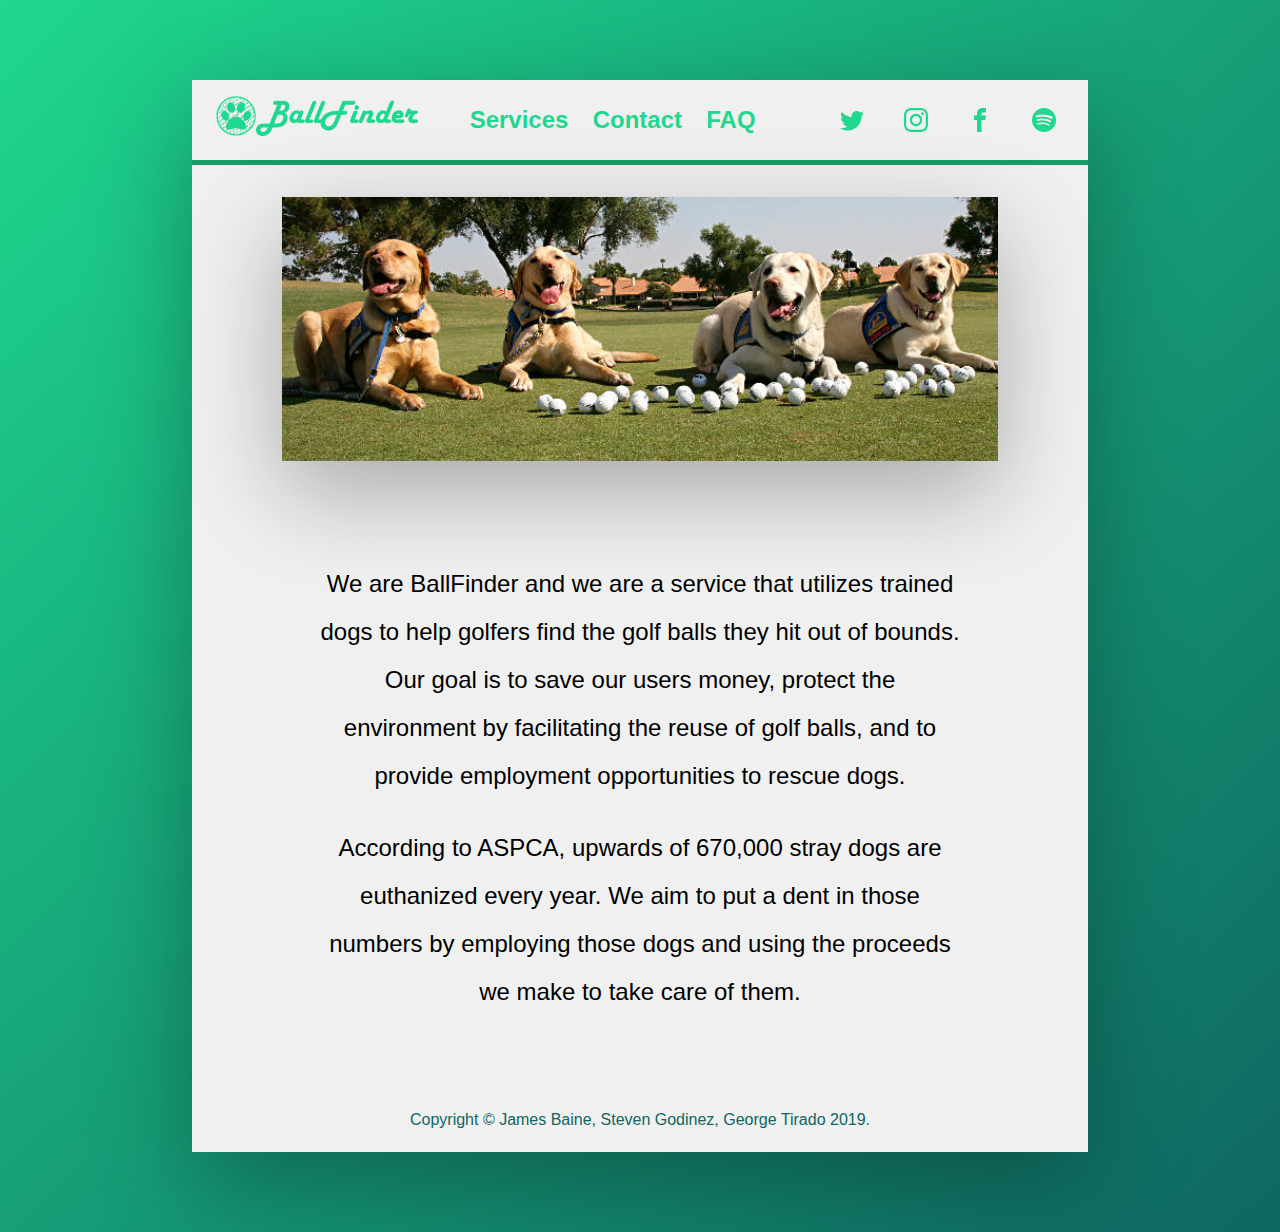
<file: index.html>
<!DOCTYPE html>
<html lang="en">
<head>
    <meta charset="UTF-8">
    <meta name="viewport" content="width=device-width, initial-scale=1.0">
    <meta http-equiv="X-UA-Compatible" content="ie=edge">
    <link rel="stylesheet" href="style.css">
    <link rel="shortcut icon" type="image/png" href="img/ballfinder-logo.png">
    <title>Ball Finder</title>
</head>
<body>
    
    
    <div class="container">
            <nav class="main-nav">
                <a href="index.html" class="home-link">
                    <img src="img/ballfinder-script.png" alt="ball/paw icon" title="Home" class="icon">
                </a>
                <ul class="nav-list">
                    <li><a href="services.html">Services</a></li>
                    <li><a href="contact.html">Contact</a></li>
                    <li><a href="faq.html">FAQ</a></li>
                    <!--These svgs only appear when hosting on a server -->
                    <ul class="social-nav">
                        <li class="social-nav__social">
                            <a href="#" class="social-nav__link">
                                <svg class="social-nav__icon">
                                    <use xlink:href="img/sprite.svg#icon-twitter"></use>
                                </svg>
                            </a> 
                        </li>
                        <li class="social-nav__social">
                            <a href="#" class="social-nav__link">
                                <svg class="social-nav__icon">
                                    <use xlink:href="img/sprite.svg#icon-instagram"></use>
                                </svg>
                            </a> 
                        </li>
                        <li class="social-nav__social">
                            <a href="#" class="social-nav__link">
                                <svg class="social-nav__icon">
                                    <use xlink:href="img/sprite.svg#icon-facebook"></use>
                                </svg>
                            </a> 
                        </li>
                        <li class="social-nav__social">
                            <a href="#" class="social-nav__link">
                                <svg class="social-nav__icon">
                                    <use xlink:href="img/sprite.svg#icon-spotify"></use>
                                </svg>
                            </a> 
                        </li>
                    </ul>
                </ul>
            </nav>
            
        <img src="img/4DogswithBalls.jpg" alt="" class="hero">
        <div class="article">
        <p>We are BallFinder and we are a service that utilizes trained dogs to help golfers find the golf balls they hit out of bounds. Our goal is to save our users money, protect the environment by facilitating the reuse of golf balls, and to provide employment opportunities to rescue dogs. </p>
        <p>According to ASPCA, upwards of 670,000 stray dogs are euthanized every year. We aim to put a dent in those numbers by employing those dogs and using the proceeds we make to take care of them.</p>
        </div>
        
        <div class="footer">
                Copyright &copy; James Baine, Steven Godinez, George Tirado 2019.
        </div>
    </div>
</body>
</html>
</file>
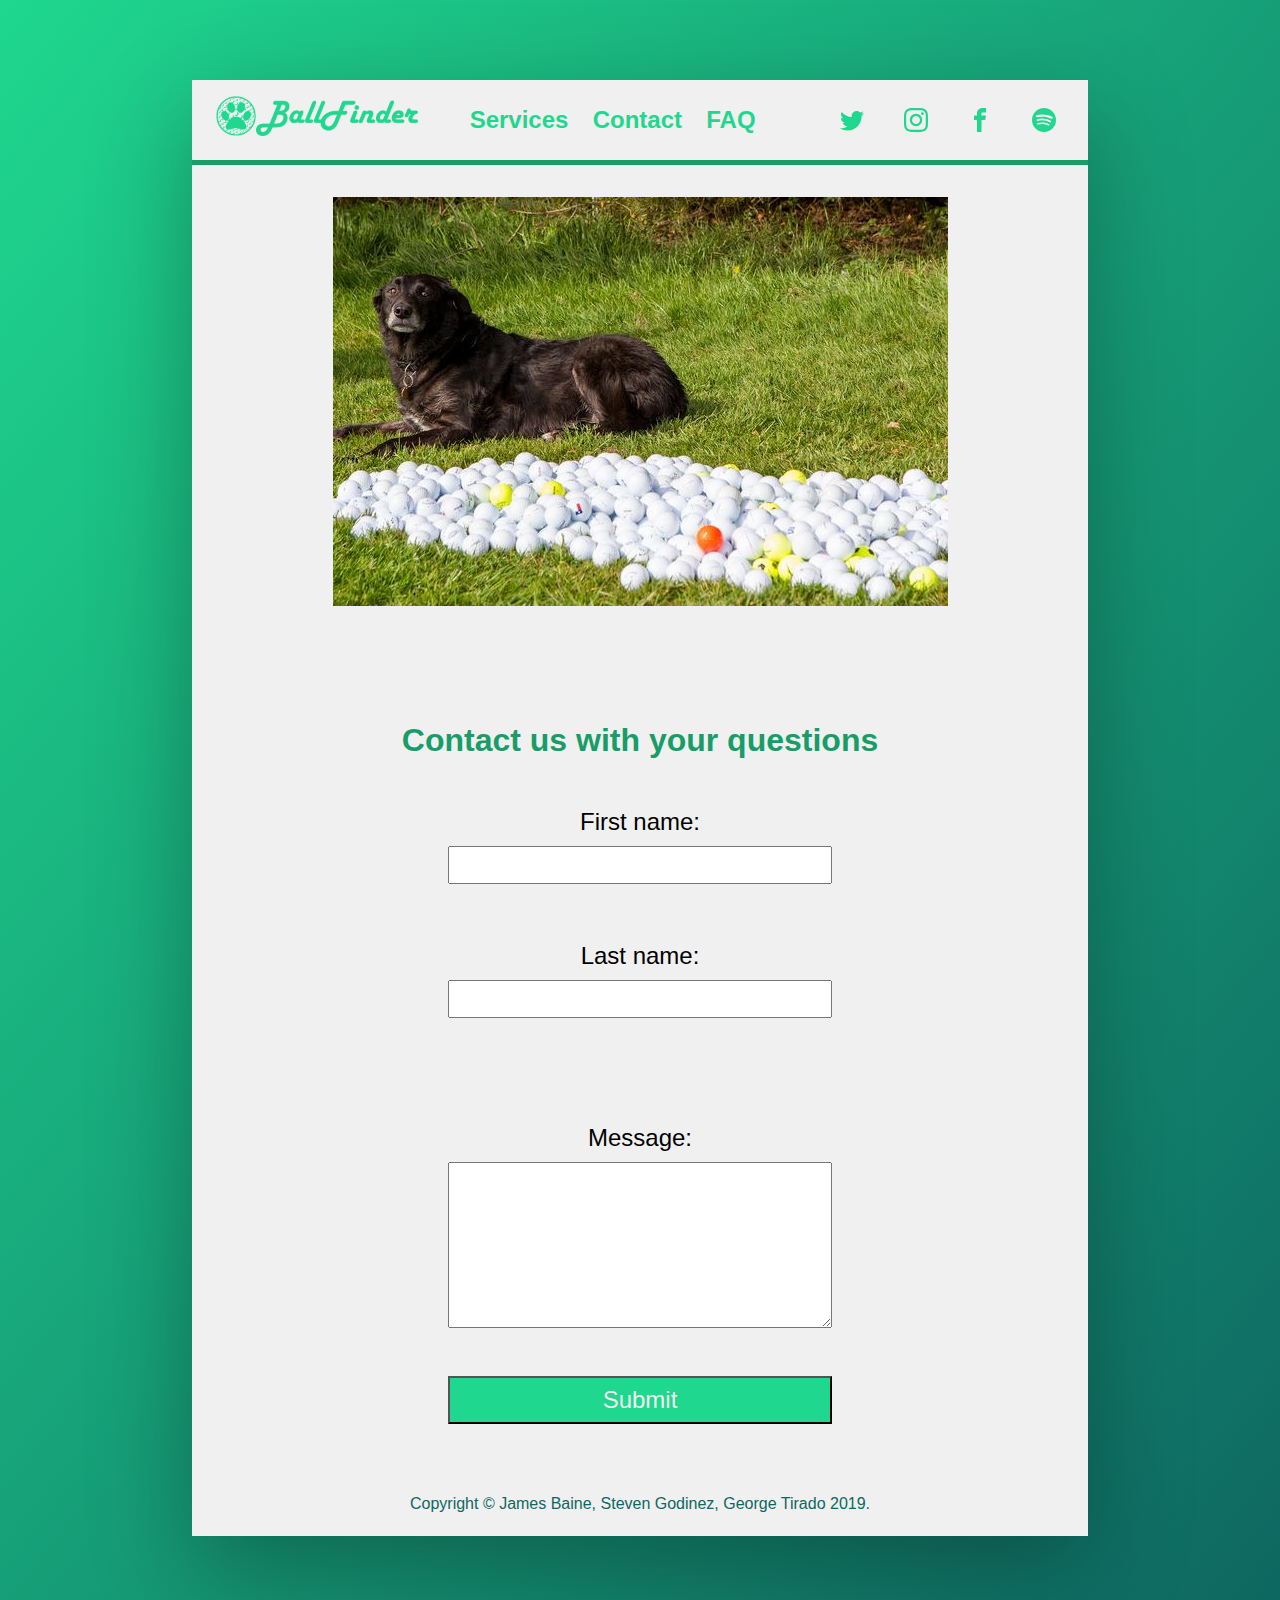
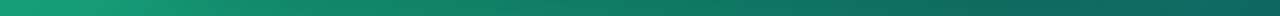
<file: contact.html>
<!DOCTYPE html>
<html lang="en">
<head>
    <meta charset="UTF-8">
    <meta name="viewport" content="width=device-width, initial-scale=1.0">
    <meta http-equiv="X-UA-Compatible" content="ie=edge">
    <link rel="stylesheet" href="style.css">
    <link rel="shortcut icon" type="image/png" href="img/ballfinder-logo.png">
    <title>Ball Finder</title>
</head>
<body>
    
    
    <div class="container">
            <nav class="main-nav">
                <a href="index.html" class="home-link">
                    <img src="img/ballfinder-script.png" alt="" class="icon">
                </a>
                <ul class="nav-list">
                    <li><a href="services.html">Services</a></li>
                    <li><a href="contact.html">Contact</a></li>
                    <li><a href="faq.html">FAQ</a></li>
                    <!--These svgs only appear when hosting on a server -->
                    <ul class="social-nav">
                        <li class="social-nav__social">
                            <a href="#" class="social-nav__link">
                                <svg class="social-nav__icon">
                                    <use xlink:href="img/sprite.svg#icon-twitter"></use>
                                </svg>
                            </a> 
                        </li>
                        <li class="social-nav__social">
                            <a href="#" class="social-nav__link">
                                <svg class="social-nav__icon">
                                    <use xlink:href="img/sprite.svg#icon-instagram"></use>
                                </svg>
                            </a> 
                        </li>
                        <li class="social-nav__social">
                            <a href="#" class="social-nav__link">
                                <svg class="social-nav__icon">
                                    <use xlink:href="img/sprite.svg#icon-facebook"></use>
                                </svg>
                            </a> 
                        </li>
                        <li class="social-nav__social">
                            <a href="#" class="social-nav__link">
                                <svg class="social-nav__icon">
                                    <use xlink:href="img/sprite.svg#icon-spotify"></use>
                                </svg>
                            </a> 
                        </li>
                    </ul>
                </ul>
            </nav>
            
        <img src="img/Dog2.jpg" alt="" class="contact__hero">
        <div class="article">
            <div class="contact-form">
                <h2>Contact us with your questions</h2>
                <form action="#">
                    First name:<br>
                    <input class="input-name" type="text" name="firstname">
                    <br>
                    Last name:<br>
                    <input class="input-name" type="text" name="lastname">
                    <br><br>
                    Message: <br>
                    <textarea name="message" rows="10" cols="30">
                    </textarea>
                    <button type="button">Submit</button>
                </form> 
            </div>
        </div>
        <div class="footer">
            Copyright &copy; James Baine, Steven Godinez, George Tirado 2019.
        </div>
    </div>
</body>
</html>
</file>
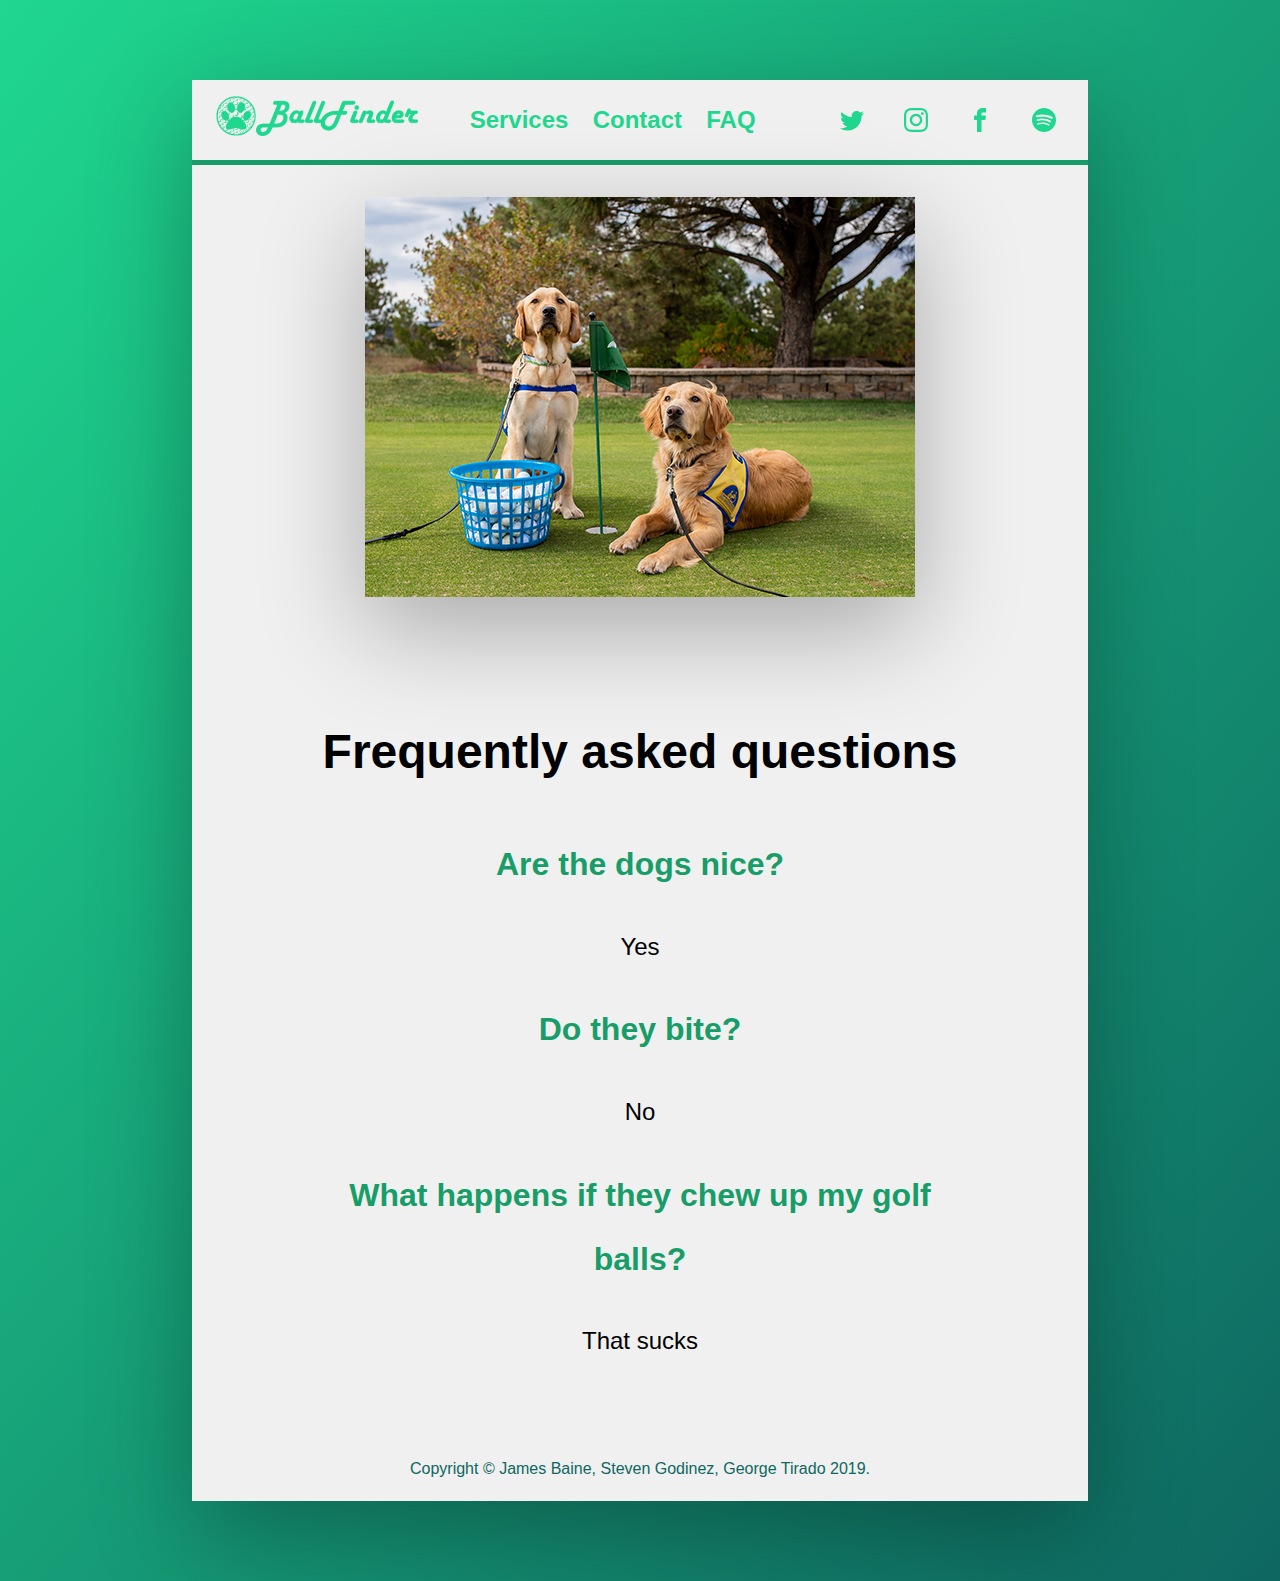
<file: faq.html>
<!DOCTYPE html>
<html lang="en">
<head>
    <meta charset="UTF-8">
    <meta name="viewport" content="width=device-width, initial-scale=1.0">
    <meta http-equiv="X-UA-Compatible" content="ie=edge">
    <link rel="stylesheet" href="style.css">
    <link rel="shortcut icon" type="image/png" href="img/ballfinder-logo.png">
    <title>Ball Finder</title>
</head>
<body>
    
    <div class="container">
            <nav class="main-nav">
                <a href="index.html" class="home-link">
                    <img src="img/ballfinder-script.png" alt="" class="icon">
                </a>
                <ul class="nav-list">
                    <li><a href="services.html">Services</a></li>
                    <li><a href="contact.html">Contact</a></li>
                    <li><a href="faq.html">FAQ</a></li>
                    <!--These svgs only appear when hosting on a server -->
                    <ul class="social-nav">
                        <li class="social-nav__social">
                            <a href="#" class="social-nav__link">
                                <svg class="social-nav__icon">
                                    <use xlink:href="img/sprite.svg#icon-twitter"></use>
                                </svg>
                            </a> 
                        </li>
                        <li class="social-nav__social">
                            <a href="#" class="social-nav__link">
                                <svg class="social-nav__icon">
                                    <use xlink:href="img/sprite.svg#icon-instagram"></use>
                                </svg>
                            </a> 
                        </li>
                        <li class="social-nav__social">
                            <a href="#" class="social-nav__link">
                                <svg class="social-nav__icon">
                                    <use xlink:href="img/sprite.svg#icon-facebook"></use>
                                </svg>
                            </a> 
                        </li>
                        <li class="social-nav__social">
                            <a href="#" class="social-nav__link">
                                <svg class="social-nav__icon">
                                    <use xlink:href="img/sprite.svg#icon-spotify"></use>
                                </svg>
                            </a> 
                        </li>
                    </ul>
                </ul>
            </nav>
        
        <img src="img/2DogswithBucket.jpg" alt="2 dogs with a bucket" class="hero hero__faq">
        <div class="article">
            <h1>Frequently asked questions</h1>
            <h2>Are the dogs nice?</h2>
            <p>Yes</p>
            <h2>Do they bite?</h2>
            <p>No</p>
            <h2>What happens if they chew up my golf balls?</h2>
            <p>That sucks</p>
        </div>
        <div class="footer">
            Copyright &copy; James Baine, Steven Godinez, George Tirado 2019.
        </div>
    </div>
</body>
</html>
</file>
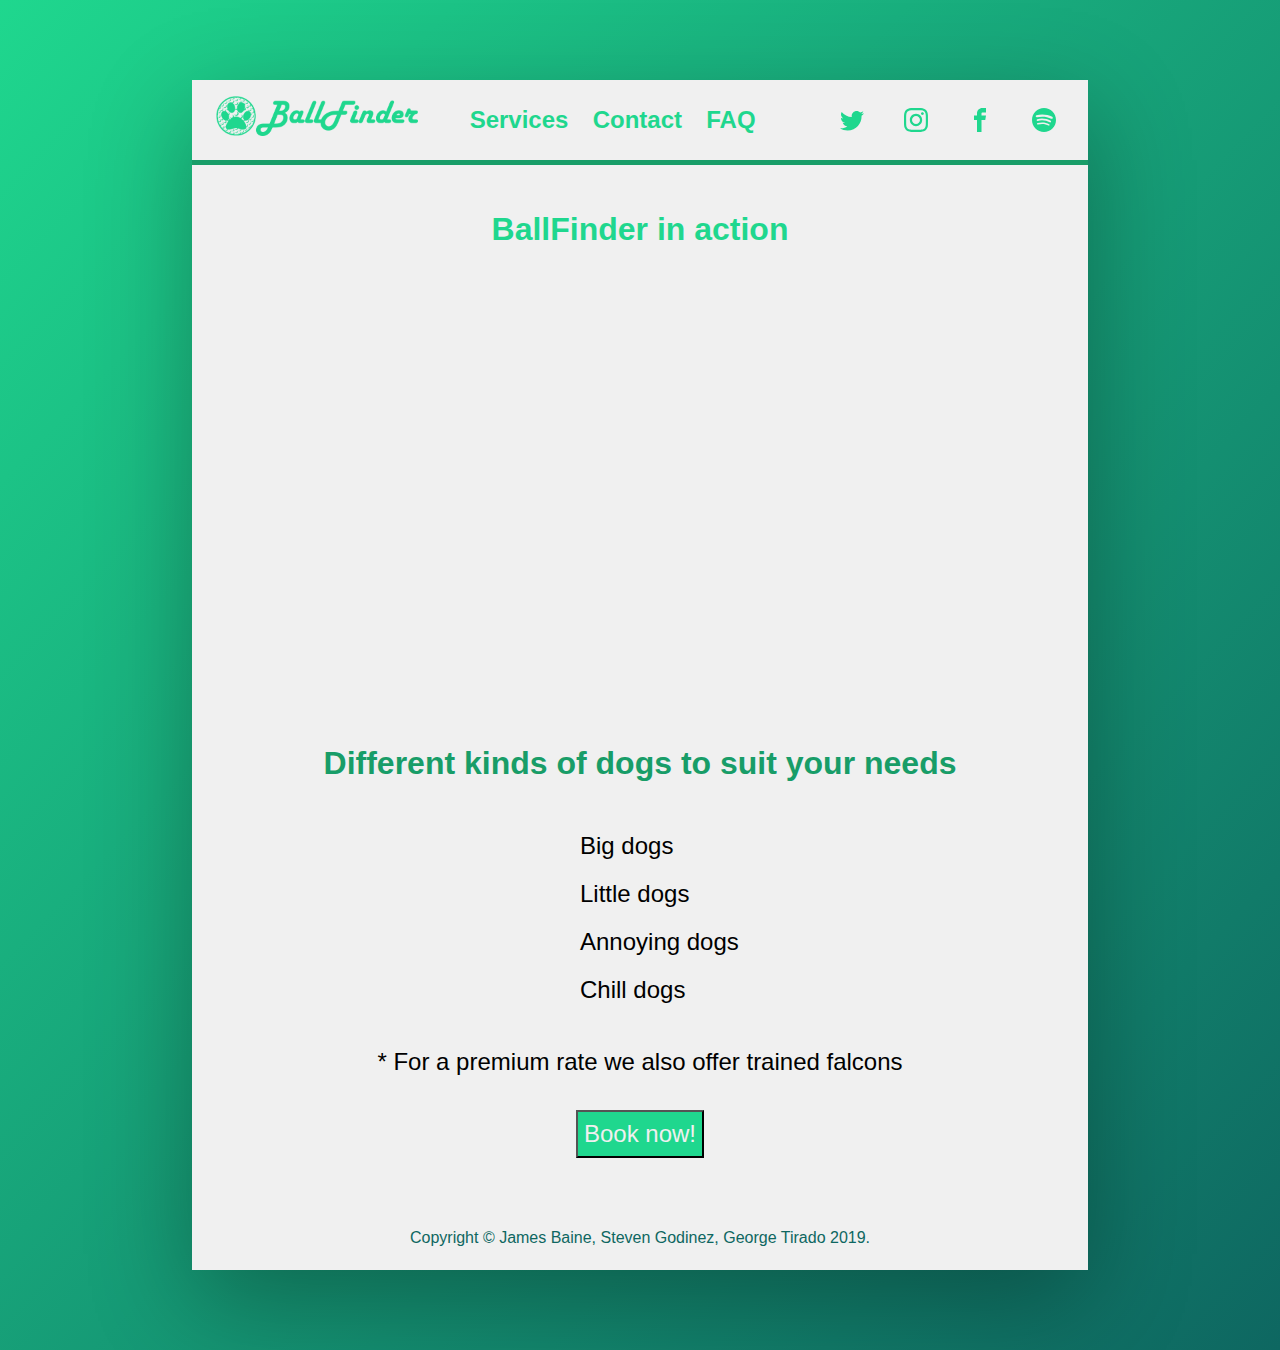
<file: services.html>
<!DOCTYPE html>
<html lang="en">
<head>
    <meta charset="UTF-8">
    <meta name="viewport" content="width=device-width, initial-scale=1.0">
    <meta http-equiv="X-UA-Compatible" content="ie=edge">
    <link rel="stylesheet" href="style.css">
    <link rel="shortcut icon" type="image/png" href="img/ballfinder-logo.png">
    <title>Ball Finder</title>
</head>
<body>
    
    
    <div class="container">
            <nav class="main-nav">
                <a href="index.html" class="home-link">
                    <img src="img/ballfinder-script.png" alt="" class="icon">
                </a>
                <ul class="nav-list">
                    <li><a href="services.html">Services</a></li>
                    <li><a href="contact.html">Contact</a></li>
                    <li><a href="faq.html">FAQ</a></li>
                    <!--These svgs only appear when hosting on a server -->
                    <ul class="social-nav">
                        <li class="social-nav__social">
                            <a href="#" class="social-nav__link">
                                <svg class="social-nav__icon">
                                    <use xlink:href="img/sprite.svg#icon-twitter"></use>
                                </svg>
                            </a> 
                        </li>
                        <li class="social-nav__social">
                            <a href="#" class="social-nav__link">
                                <svg class="social-nav__icon">
                                    <use xlink:href="img/sprite.svg#icon-instagram"></use>
                                </svg>
                            </a> 
                        </li>
                        <li class="social-nav__social">
                            <a href="#" class="social-nav__link">
                                <svg class="social-nav__icon">
                                    <use xlink:href="img/sprite.svg#icon-facebook"></use>
                                </svg>
                            </a> 
                        </li>
                        <li class="social-nav__social">
                            <a href="#" class="social-nav__link">
                                <svg class="social-nav__icon">
                                    <use xlink:href="img/sprite.svg#icon-spotify"></use>
                                </svg>
                            </a> 
                        </li>
                    </ul>
                </ul>
            </nav>
            
        <div class="video">
                <h1>BallFinder in action</h1>
                <iframe width="560" height="315" src="https://www.youtube.com/embed/Ss-TsBInVI8" frameborder="0" allow="accelerometer; autoplay; encrypted-media; gyroscope; picture-in-picture" allowfullscreen></iframe>
        </div>
        <div class="article">
            <h2>Different kinds of dogs to suit your needs</h2>
            <div class="dogs">
                <ul class="dog-list">
                    <li>Big dogs</li>
                    <li>Little dogs</li>
                    <li>Annoying dogs</li>
                    <li>Chill dogs</li>
                </ul>
            </div>
            <p>* For a premium rate we also offer trained falcons</p>
            <button>Book now!</button>
        </div>
        <div class="footer">
            Copyright &copy; James Baine, Steven Godinez, George Tirado 2019.
        </div>

        
    </div>
</body>
</html>
</file>
<file: style.css>
/* GENERAL STYLES */

body {
    background-image: linear-gradient(to right bottom, #1fd78e, #0e6761);
    margin: 0;
    font-family: 'Open Sans', sans-serif;
    font-weight: 400;
    line-height: 2;
    text-align: center;
}

/* NAVIGTION */

.main-nav {
    display: flex;
    width: 100%;
    height: 5rem;
    align-items: center;
    border-bottom: 5px solid #189d68;
    margin-bottom: 2rem;
    font-size: 1.5rem;
}

.nav-list {
    display: flex;
    width: 100%;
    list-style: none;
    justify-content: space-around;
    align-items: center;
    font-weight: bold;
    background-color: rgb(240, 240, 240);
    margin: 0;
    height: 100%;
}

.nav-list li {
    height: 3rem;
}

.nav-list li a {
    display: flex;
    align-items: center;
    text-decoration: none;
    color: black;
    height: 100%;
    color: #1fd78e;
    transition: all .2s;
}

.nav-list li a:hover {
    color: rgb(243, 77, 104);
    transform: scale(1.3);
}

.home-link {
    margin-left: 1.5rem;
}

.icon {
    height: 2.5rem;
    padding-top: .5rem;
    transition: all .2s;
}

.icon:hover {
    transform: scale(1.1);
}

/* social nav */

.social-nav {
    display: flex;
    list-style: none;
    justify-content: space-around;
}

.social-nav__icon {
    height: 1.5rem;
    width: 2rem;
    margin: 1rem;
    fill: #1fd78e;
    transition: all .2s;
}

.social-nav__icon:hover, .social-nav__icon:active {
    fill: rgb(243, 77, 104);
    transform: scale(1.3);
}

/* END NAV STYLES */

/* Footer */

.footer {
    color: #0e6761;
    height: 3rem;
}

/* Main content */

.container {
    text-align: center;
    margin: 5rem auto;
    background-color: rgb(240, 240, 240);
    min-height: 100vh;
    width: 70%;
    box-shadow: 0 2rem 6rem rgba(0,0,0,.3);
}

.hero {
    width: 80%;
    box-shadow: 0 2rem 6rem rgba(0,0,0,.3);
}

.article {
    padding: 4rem 8rem;
    font-size: 1.5rem;
    text-align: center;
    background-color: rgb(240, 240, 240);
}

h2 {
    color: #189d68;
    font-size: 2rem;
}



/* HOMEPAGE (INDEX.HTML) STYLES */

/* SERVICES STYLES */
.video {
    padding-bottom: 2rem;
}

.video h1 {
    color: #1fd78e;
}

.dogs {
    text-align: center;
    margin: auto;
}

.dog-list {
    margin: auto;
    list-style: none;
    text-align: left;
    
}
.dog-list li {
    text-align: left;
    width: 10rem;
    margin: auto;
}

.ball-icon {
    height: 2rem;
}

/* FAQ STYLES */

.hero__faq {
    width: 80%;
    width: auto;
}

/* CONTACT STYLES */

.input-name {
    height: 2rem;
}

textarea {
    height: 10rem;
    margin-bottom: 3rem;
}

button {
    height: 3rem;
    font-size: 1.5rem;
    background-color: #1fd78e;
    color: rgb(240, 240, 240);
}

form {
    margin: auto;
    text-align: center;
    display: flex;
    flex-direction: column;
    align-content: center;;
    width: 60%;
}


/* Responsive styles */

@media only screen and (max-width: 1200px) {
    .main-nav {
      font-size: 1rem;
    }

    .icon {
        height: 2rem;
    }

    .social-nav__icon {
        height: 1rem;
        width: 1.33rem;
    }

    .article {
        font-size: 1rem;
        padding: 4rem 6rem;
    }

    form {
        width: 80%;
    }

    h1 {
        font-size: 2rem;
    }

    h2 {
        font-size: 1.5rem;
    }
  }

  @media only screen and (max-width: 980px) {
    
    .container {
        margin: 0;
        width: 100%;
    }
    .main-nav {
        width: 100%;
      }

    form {
        width: 100%;
    }

    .article {
        padding: 4rem 4rem;
        width: 100%;
    }

    h1 {
        font-size: 1.5rem;
    }

    h2 {
        font-size: 1.25rem;
    }

    .social-nav {
        display: none;
    }
}
</file>
